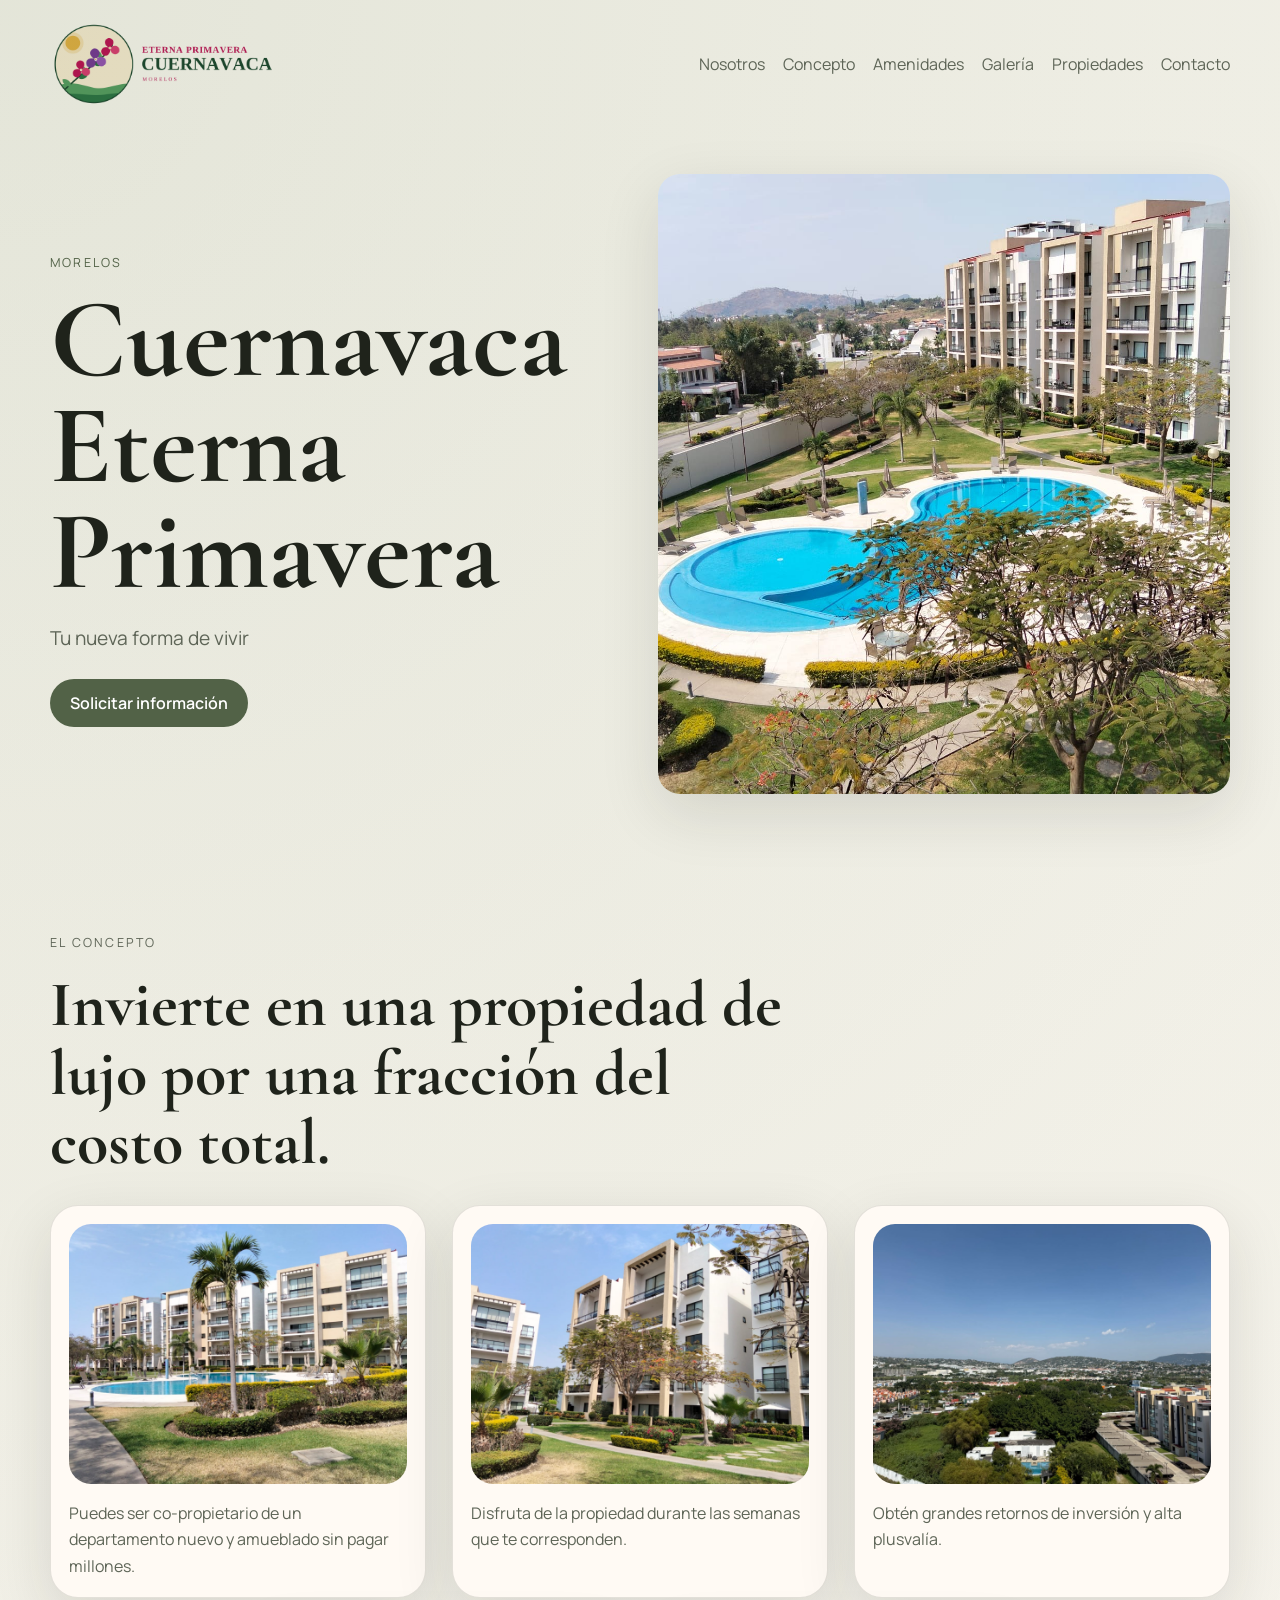
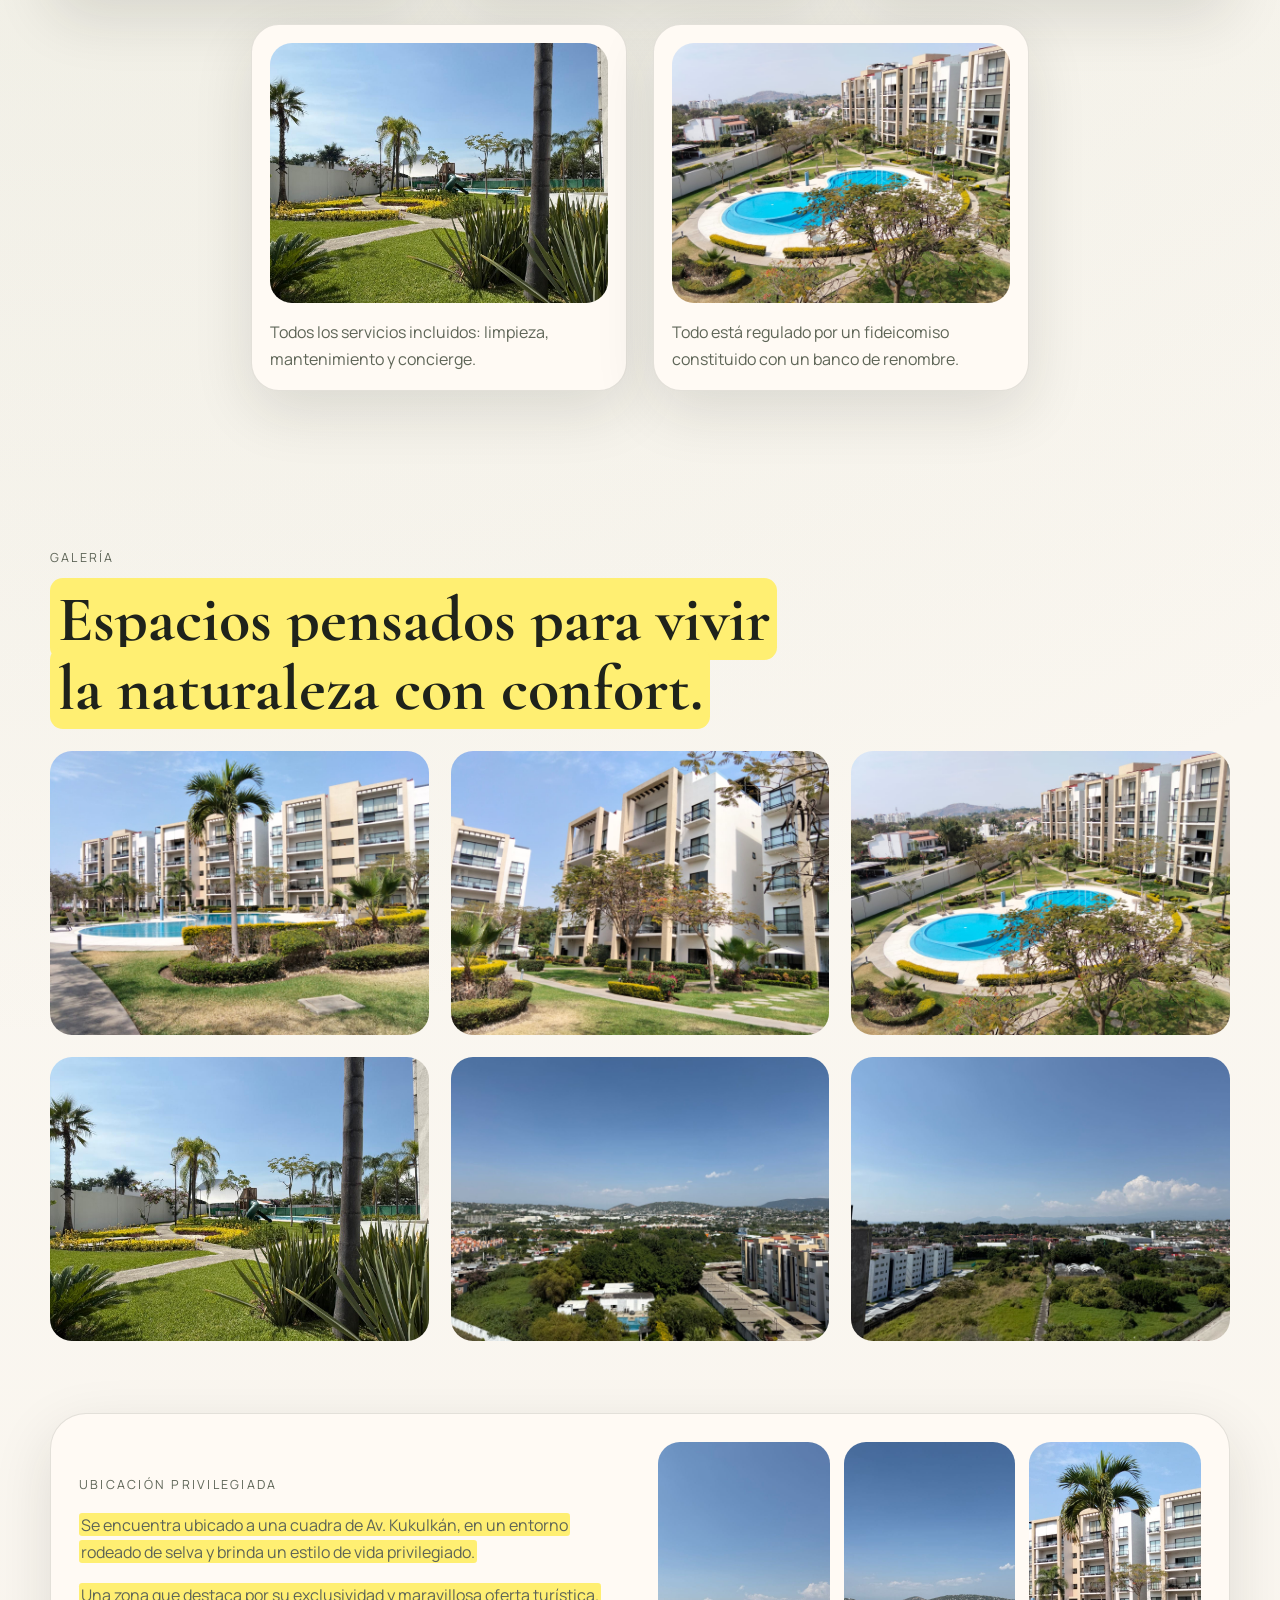
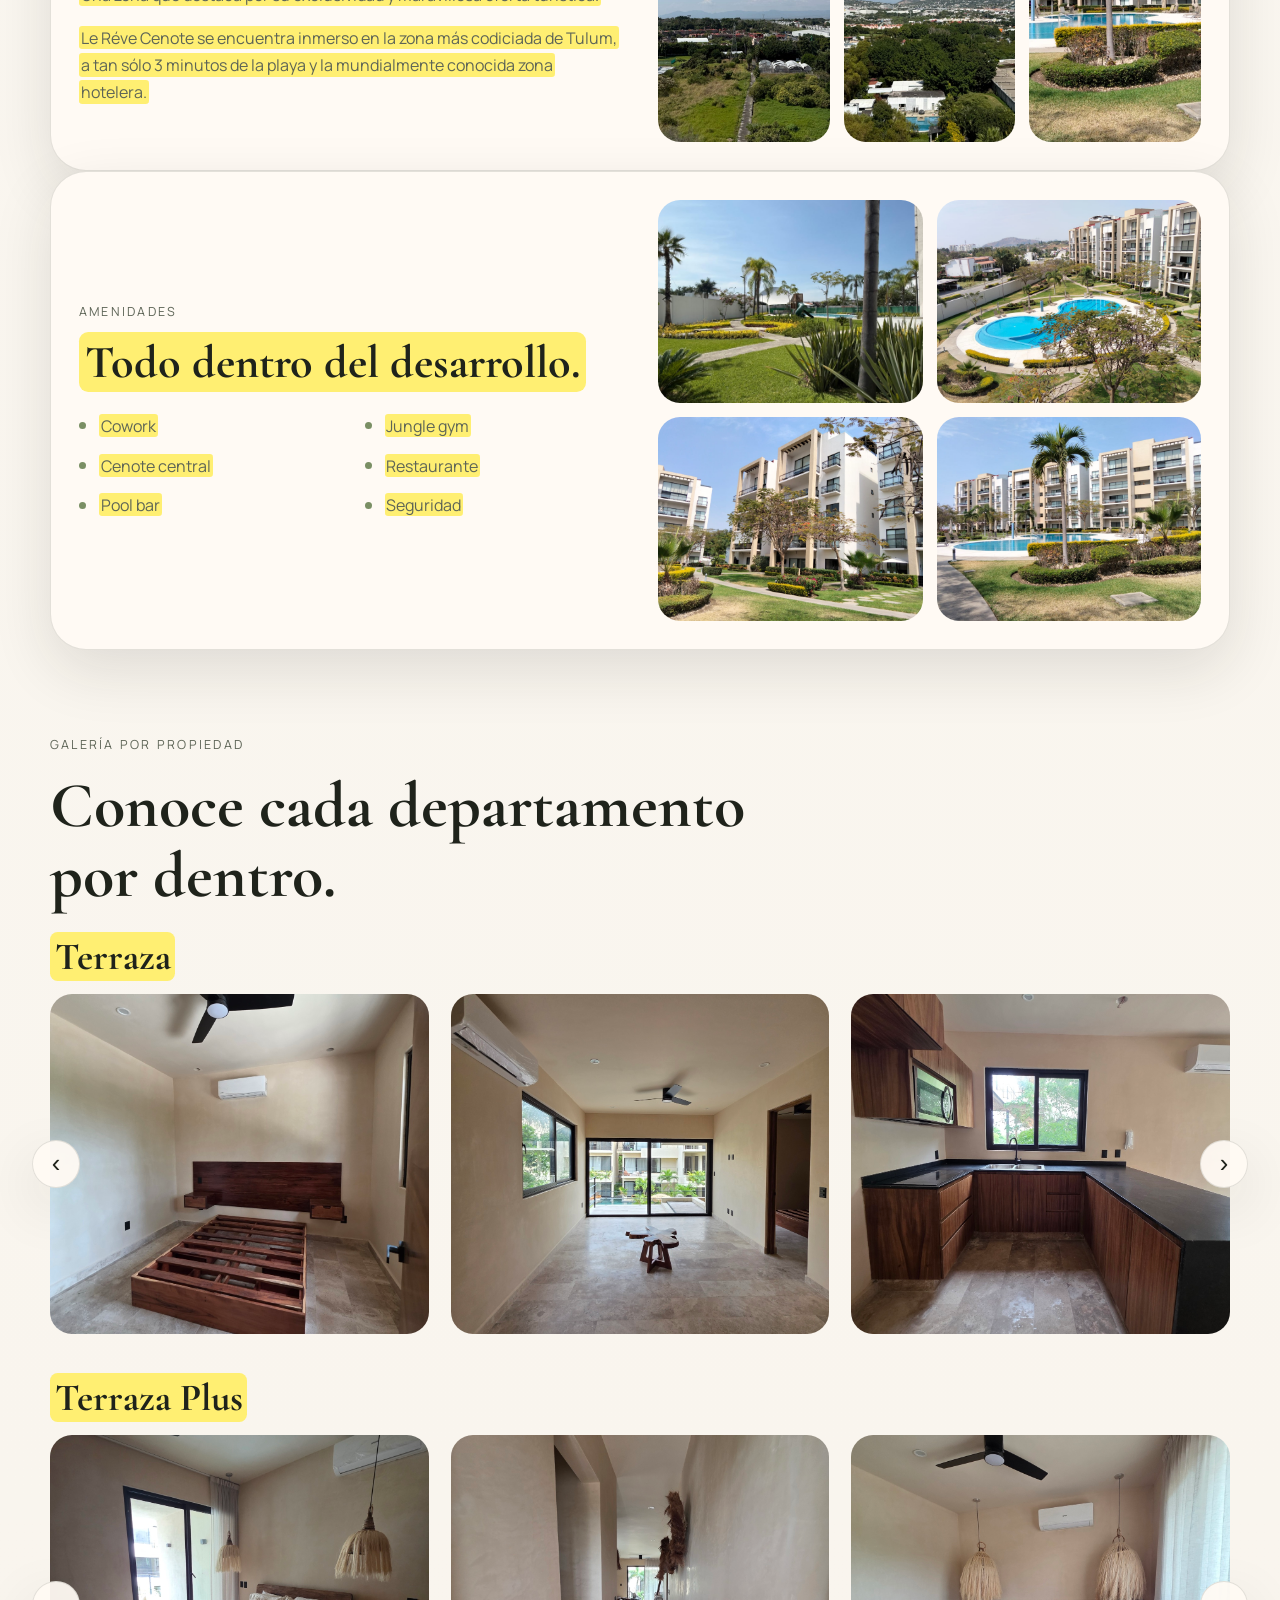
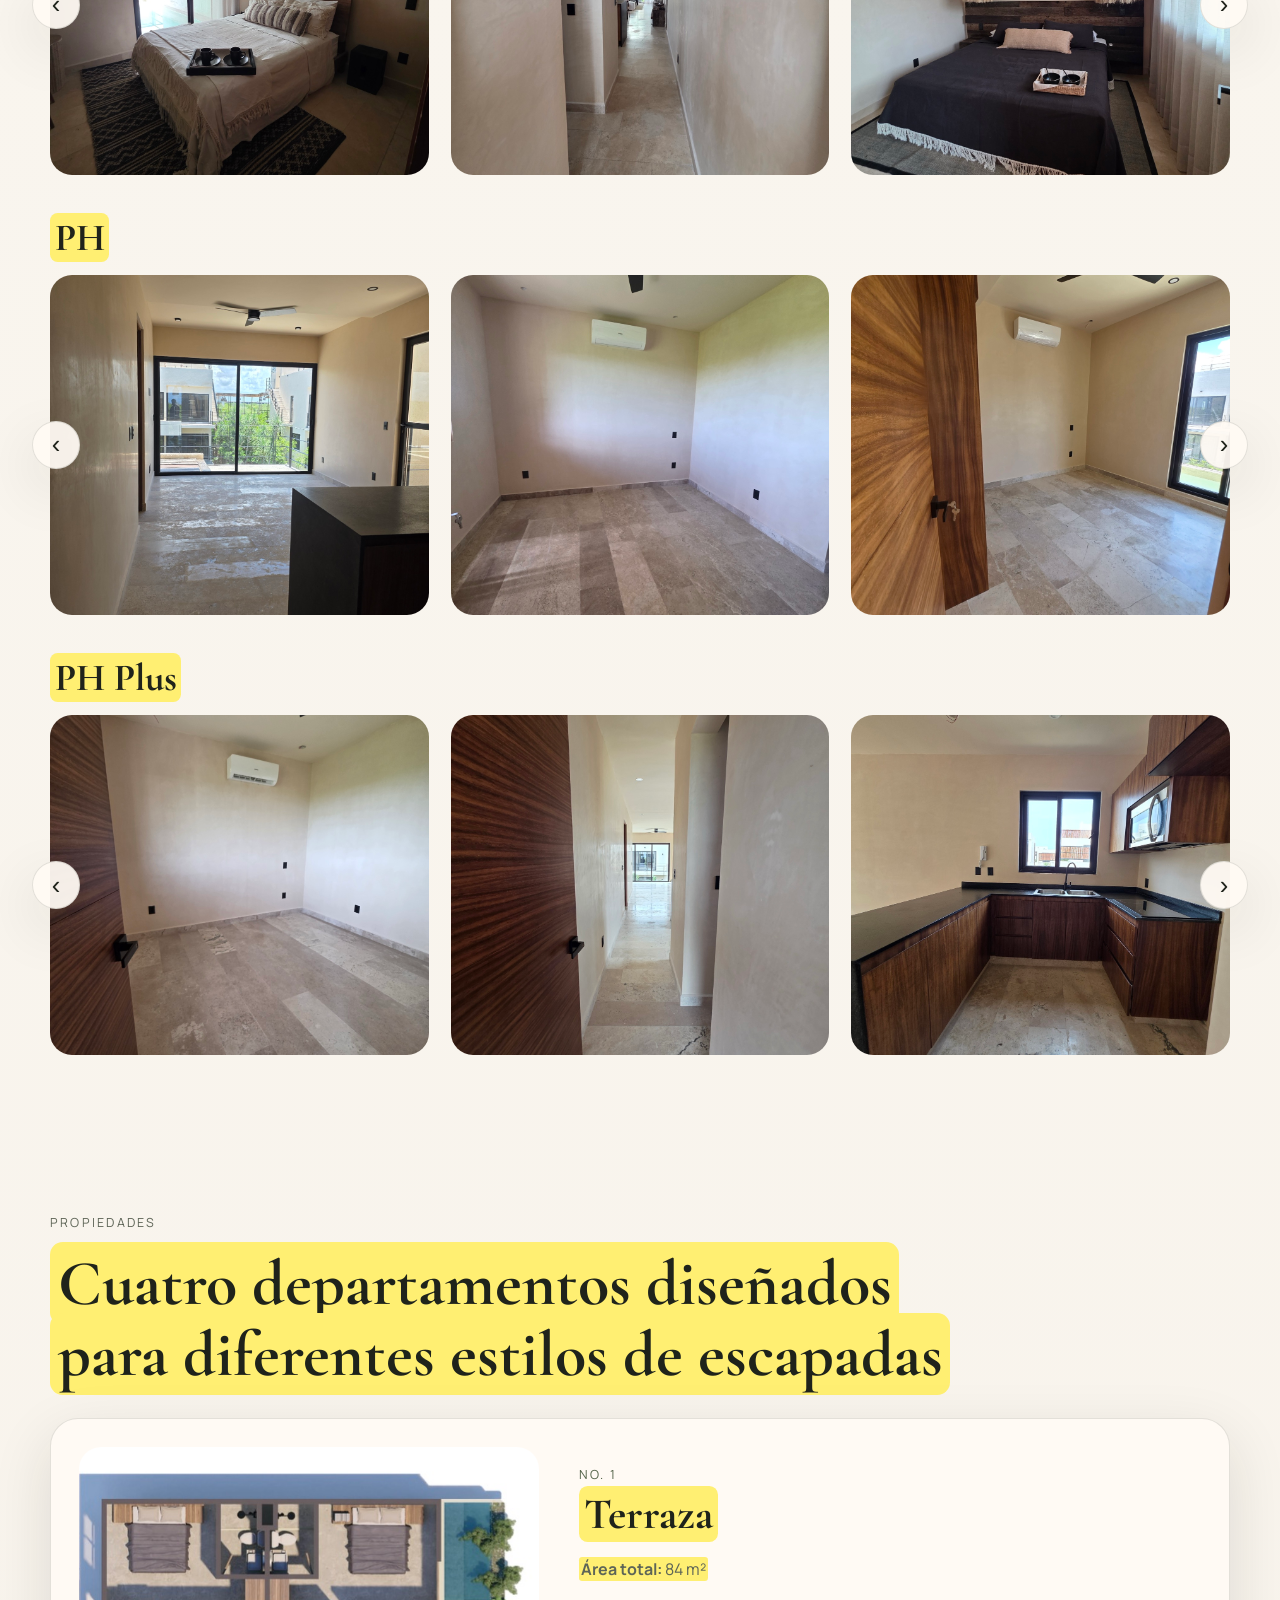
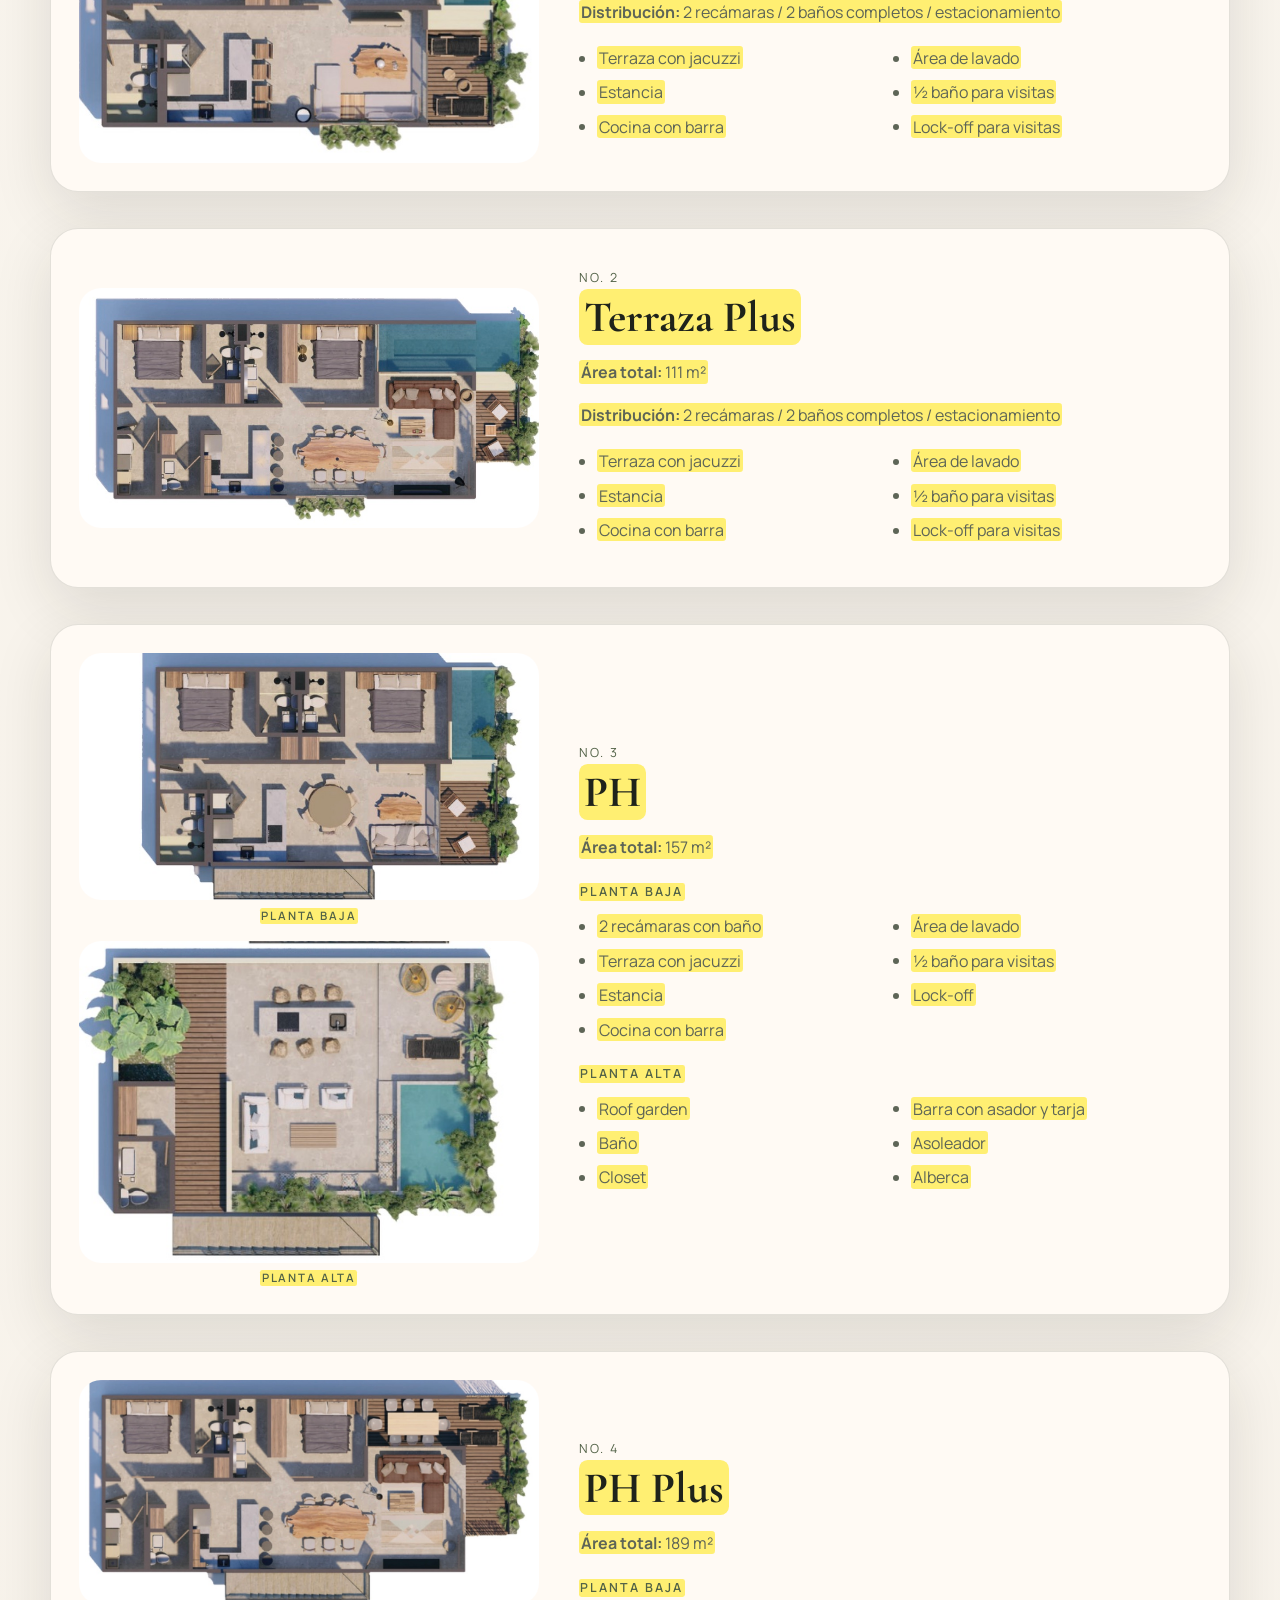
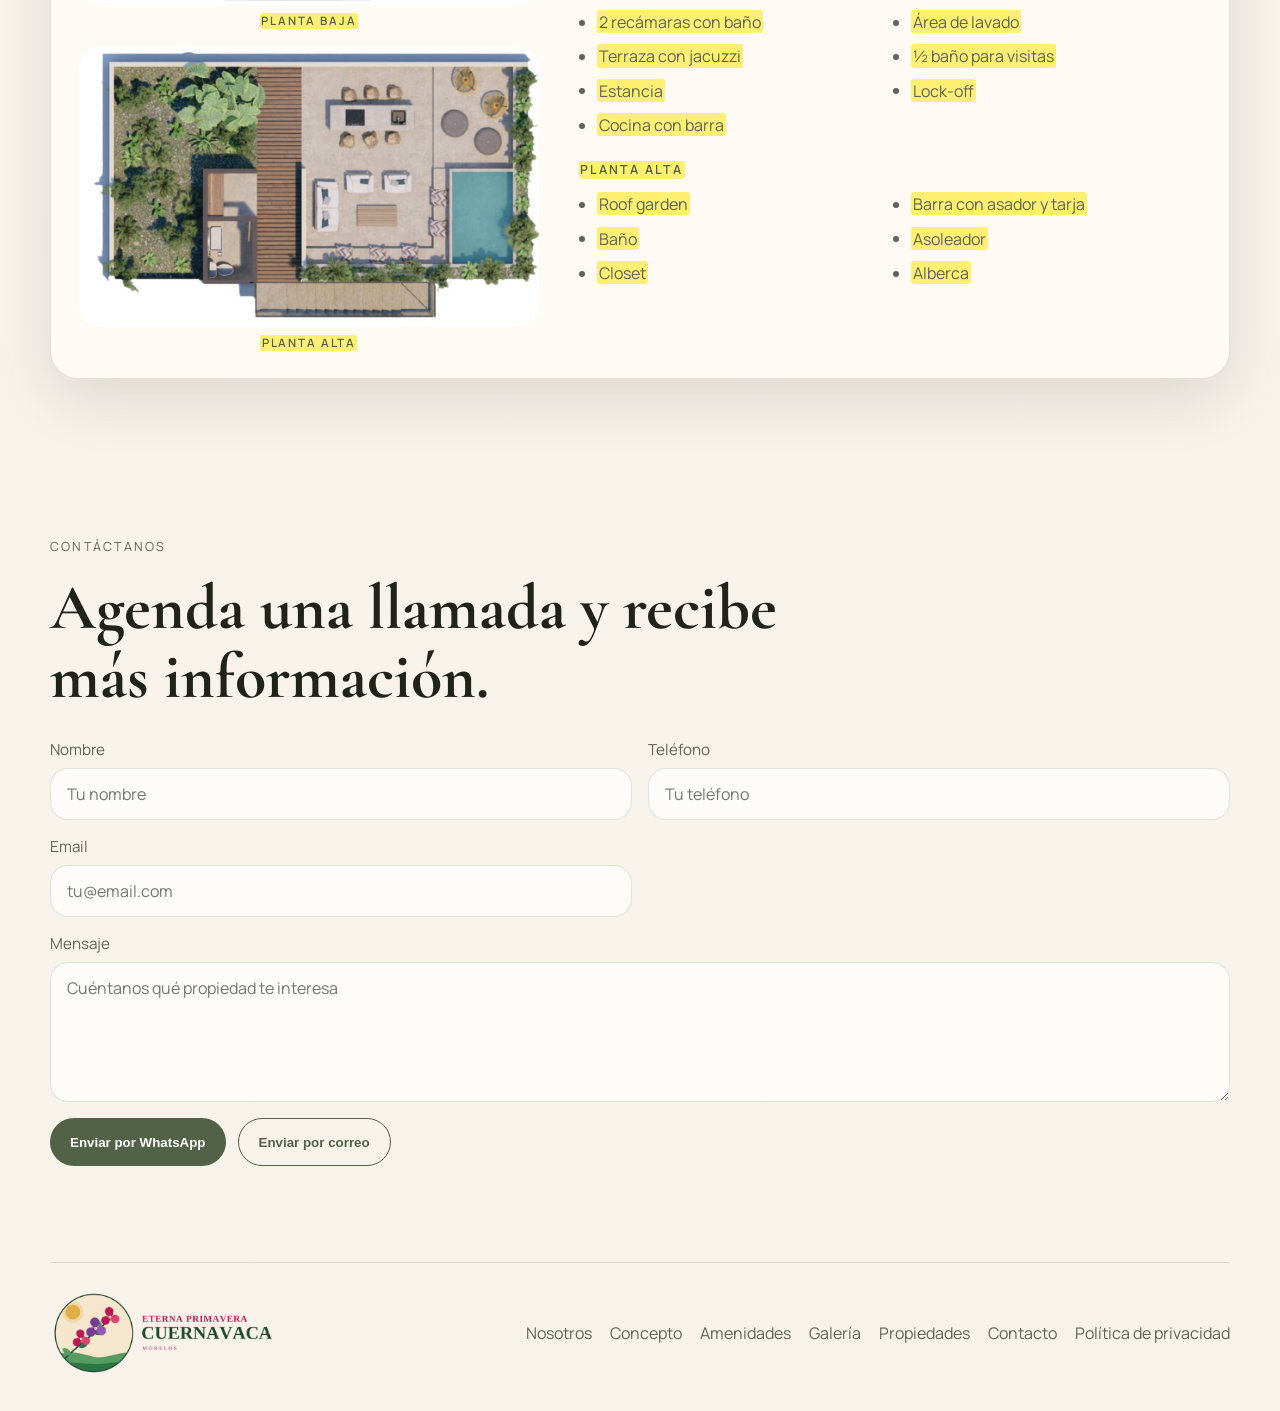
<file: index.html>
<!DOCTYPE html>
<html lang="es">
<head>
  <meta charset="UTF-8">
<!-- This site is hosted on Netlify. Anyone can build and deploy a site
     like this one for free: https://netlify.new/?utm_campaign=loops&utm_source=ai-legible&utm_medium=owned&utm_content=comment&utm_id=92262a8f-28e8-44e8-885a-2ad8807ea1a1
     Netlify hosting facts for this site: static/SSR served via Netlify Edge. -->
  <meta name="viewport" content="width=device-width, initial-scale=1.0">
  <title>Cuernavaca Eterna Primavera</title>
  <meta name="description" content="Tu nueva forma de vivir en Morelos.">
  <link rel="preconnect" href="https://fonts.googleapis.com">
  <link rel="preconnect" href="https://fonts.gstatic.com" crossorigin>
  <link href="https://fonts.googleapis.com/css2?family=Cormorant+Garamond:wght@500;600;700&family=Manrope:wght@400;500;600;700&display=swap" rel="stylesheet">
  <link rel="stylesheet" href="./styles.css?v=9">
</head>
<body>
  <header class="site-header">
    <div class="brand">
      <img src="./assets/logo-cuernavaca.png" alt="Cuernavaca Eterna Primavera — Morelos">
    </div>
    <nav class="site-nav">
      <a href="#nosotros">Nosotros</a>
      <a href="#concepto">Concepto</a>
      <a href="#amenidades">Amenidades</a>
      <a href="#fotos">Galería</a>
      <a href="#propiedades">Propiedades</a>
      <a href="#contacto">Contacto</a>
    </nav>
  </header>

  <main>
    <section class="hero" id="nosotros">
      <div class="hero-copy">
        <p class="eyebrow">Morelos</p>
        <h1>Cuernavaca Eterna Primavera</h1>
        <p class="lede">Tu nueva forma de vivir</p>
        <a class="button" href="#contacto">Solicitar información</a>
      </div>
      <div class="hero-media">
        <img src="./assets/desarrollo-01.jpg" alt="Alberca y edificios del desarrollo">
      </div>
    </section>

    <section class="section" id="concepto">
      <div class="section-heading">
        <p class="eyebrow">El concepto</p>
        <h2>Invierte en una propiedad de lujo por una fracción del costo total.</h2>
      </div>
      <div class="concept-grid">
        <article class="concept-card">
          <img loading="lazy" src="./assets/desarrollo-02.jpg" alt="Alberca y jardines del desarrollo">
          <p>Puedes ser co-propietario de un departamento nuevo y amueblado sin pagar millones.</p>
        </article>
        <article class="concept-card">
          <img loading="lazy" src="./assets/desarrollo-03.jpg" alt="Edificios y jardines del desarrollo">
          <p>Disfruta de la propiedad durante las semanas que te corresponden.</p>
        </article>
        <article class="concept-card">
          <img loading="lazy" src="./assets/desarrollo-04.jpg" alt="Arquitectura y áreas verdes del desarrollo">
          <p>Obtén grandes retornos de inversión y alta plusvalía.</p>
        </article>
        <article class="concept-card">
          <img loading="lazy" src="./assets/desarrollo-06.jpg" alt="Áreas verdes y juegos infantiles">
          <p>Todos los servicios incluidos: limpieza, mantenimiento y concierge.</p>
        </article>
        <article class="concept-card">
          <img loading="lazy" src="./assets/desarrollo-01.jpg" alt="Vista panorámica de las albercas del desarrollo">
          <p>Todo está regulado por un fideicomiso constituido con un banco de renombre.</p>
        </article>
      </div>
    </section>

    <section class="section">
      <div class="section-heading">
        <p class="eyebrow">Galería</p>
        <h2><mark class="copy-pending">Espacios pensados para vivir la naturaleza con confort.</mark></h2>
      </div>
      <div class="gallery-grid">
        <img loading="lazy" src="./assets/desarrollo-02.jpg" alt="Alberca y jardines del desarrollo">
        <img loading="lazy" src="./assets/desarrollo-03.jpg" alt="Edificios y jardines del desarrollo">
        <img loading="lazy" src="./assets/desarrollo-01.jpg" alt="Albercas y áreas comunes del desarrollo">
        <img loading="lazy" src="./assets/desarrollo-06.jpg" alt="Juegos infantiles y jardines">
        <img loading="lazy" src="./assets/desarrollo-04.jpg" alt="Arquitectura y áreas verdes del desarrollo">
        <img loading="lazy" src="./assets/desarrollo-05.jpg" alt="Vista panorámica de Cuernavaca">
      </div>
    </section>

    <section class="section split">
      <div>
        <p class="eyebrow">Ubicación privilegiada</p>
        <p><mark class="copy-pending">Se encuentra ubicado a una cuadra de Av. Kukulkán, en un entorno rodeado de selva y brinda un estilo de vida privilegiado.</mark></p>
        <p><mark class="copy-pending">Una zona que destaca por su exclusividad y maravillosa oferta turística.</mark></p>
        <p><mark class="copy-pending">Le Réve Cenote se encuentra inmerso en la zona más codiciada de Tulum, a tan sólo 3 minutos de la playa y la mundialmente conocida zona hotelera.</mark></p>
      </div>
      <div class="stacked-images">
        <img loading="lazy" src="./assets/desarrollo-05.jpg" alt="Vista panorámica de Cuernavaca">
        <img loading="lazy" src="./assets/desarrollo-04.jpg" alt="Arquitectura y áreas verdes del desarrollo">
        <img loading="lazy" src="./assets/desarrollo-02.jpg" alt="Alberca y jardines del desarrollo">
      </div>
    </section>

    <section class="section split" id="amenidades">
      <div>
        <p class="eyebrow">Amenidades</p>
        <h2><mark class="copy-pending">Todo dentro del desarrollo.</mark></h2>
        <ul class="amenity-list">
          <li><mark class="copy-pending">Cowork</mark></li>
          <li><mark class="copy-pending">Cenote central</mark></li>
          <li><mark class="copy-pending">Pool bar</mark></li>
          <li><mark class="copy-pending">Jungle gym</mark></li>
          <li><mark class="copy-pending">Restaurante</mark></li>
          <li><mark class="copy-pending">Seguridad</mark></li>
        </ul>
      </div>
      <div class="amenity-photos">
        <img loading="lazy" src="./assets/desarrollo-06.jpg" alt="Juegos infantiles y jardines">
        <img loading="lazy" src="./assets/desarrollo-01.jpg" alt="Alberca y edificios del desarrollo">
        <img loading="lazy" src="./assets/desarrollo-03.jpg" alt="Edificios y jardines del desarrollo">
        <img loading="lazy" src="./assets/desarrollo-02.jpg" alt="Alberca y áreas comunes del desarrollo">
      </div>
    </section>

    <section class="section" id="fotos">
      <div class="section-heading">
        <p class="eyebrow">Galería por propiedad</p>
        <h2>Conoce cada departamento por dentro.</h2>
      </div>

      <div class="property-gallery">
        <h3><mark class="copy-pending">Terraza</mark></h3>
        <div class="carousel">
          <button class="carousel-btn prev" type="button" aria-label="Ver fotos anteriores">‹</button>
          <div class="carousel-track">
            <img loading="lazy" src="./assets/terraza-1.jpg" alt="Terraza — recámara con clóset de madera">
            <img loading="lazy" src="./assets/terraza-2.jpg" alt="Terraza — estancia con ventanal">
            <img loading="lazy" src="./assets/terraza-3.jpg" alt="Terraza — cocina con barra">
            <img loading="lazy" src="./assets/terraza-4.jpg" alt="Terraza — estancia con techo de madera">
            <img loading="lazy" src="./assets/terraza-5.jpg" alt="Terraza — medio baño para visitas">
            <img loading="lazy" src="./assets/terraza-6.jpg" alt="Terraza — recámara con ventanal">
          </div>
          <button class="carousel-btn next" type="button" aria-label="Ver más fotos">›</button>
        </div>
      </div>

      <div class="property-gallery">
        <h3><mark class="copy-pending">Terraza Plus</mark></h3>
        <div class="carousel">
          <button class="carousel-btn prev" type="button" aria-label="Ver fotos anteriores">‹</button>
          <div class="carousel-track">
            <img loading="lazy" src="./assets/terraza-plus-1.jpg" alt="Terraza Plus — recámara principal">
            <img loading="lazy" src="./assets/terraza-plus-2.jpg" alt="Terraza Plus — baño con regadera">
            <img loading="lazy" src="./assets/terraza-plus-3.jpg" alt="Terraza Plus — segunda recámara">
            <img loading="lazy" src="./assets/terraza-plus-4.jpg" alt="Terraza Plus — cocina con barra de madera">
            <img loading="lazy" src="./assets/terraza-plus-5.jpg" alt="Terraza Plus — comedor">
            <img loading="lazy" src="./assets/terraza-plus-6.jpg" alt="Terraza Plus — sala y comedor vistos desde la entrada">
            <img loading="lazy" src="./assets/terraza-plus-7.jpg" alt="Terraza Plus — terraza con alberca privada">
            <img loading="lazy" src="./assets/terraza-plus-8.jpg" alt="Terraza Plus — vista al conjunto desde la terraza">
            <img loading="lazy" src="./assets/terraza-plus-9.jpg" alt="Terraza Plus — comedor junto al ventanal">
            <img loading="lazy" src="./assets/terraza-plus-10.jpg" alt="Terraza Plus — sala con vista al comedor">
            <img loading="lazy" src="./assets/terraza-plus-11.jpg" alt="Terraza Plus — sala de estar">
            <img loading="lazy" src="./assets/terraza-plus-12.jpg" alt="Terraza Plus — fachada y áreas comunes">
          </div>
          <button class="carousel-btn next" type="button" aria-label="Ver más fotos">›</button>
        </div>
      </div>

      <div class="property-gallery">
        <h3><mark class="copy-pending">PH</mark></h3>
        <div class="carousel">
          <button class="carousel-btn prev" type="button" aria-label="Ver fotos anteriores">‹</button>
          <div class="carousel-track">
            <img loading="lazy" src="./assets/ph-1.jpg" alt="PH — estancia con ventanal de doble altura">
            <img loading="lazy" src="./assets/ph-2.jpg" alt="PH — recámara">
            <img loading="lazy" src="./assets/ph-3.jpg" alt="PH — recámara con barra de madera">
            <img loading="lazy" src="./assets/ph-6.jpg" alt="PH — recámara principal">
            <img loading="lazy" src="./assets/ph-7.jpg" alt="PH — recámara secundaria">
            <img loading="lazy" src="./assets/ph-4.jpg" alt="PH — escalera al roof garden">
            <img loading="lazy" src="./assets/ph-5.jpg" alt="PH — roof garden con alberca">
          </div>
          <button class="carousel-btn next" type="button" aria-label="Ver más fotos">›</button>
        </div>
      </div>

      <div class="property-gallery">
        <h3><mark class="copy-pending">PH Plus</mark></h3>
        <div class="carousel">
          <button class="carousel-btn prev" type="button" aria-label="Ver fotos anteriores">‹</button>
          <div class="carousel-track">
            <img loading="lazy" src="./assets/ph-plus-1.jpg" alt="PH Plus — recámara">
            <img loading="lazy" src="./assets/ph-plus-2.jpg" alt="PH Plus — estancia principal">
            <img loading="lazy" src="./assets/ph-plus-3.jpg" alt="PH Plus — cocina con barra">
            <img loading="lazy" src="./assets/ph-plus-4.jpg" alt="PH Plus — recámara con ventanal">
            <img loading="lazy" src="./assets/ph-plus-5.jpg" alt="PH Plus — baño con celosía de madera">
            <img loading="lazy" src="./assets/ph-plus-6.jpg" alt="PH Plus — roof garden">
            <img loading="lazy" src="./assets/ph-plus-7.jpg" alt="PH Plus — habitación con tragaluz">
            <img loading="lazy" src="./assets/ph-plus-8.jpg" alt="PH Plus — estancia de doble altura">
            <img loading="lazy" src="./assets/ph-plus-9.jpg" alt="PH Plus — interior con tragaluz y ventanales">
          </div>
          <button class="carousel-btn next" type="button" aria-label="Ver más fotos">›</button>
        </div>
      </div>
    </section>

    <section class="section" id="propiedades">
      <div class="section-heading">
        <p class="eyebrow">Propiedades</p>
        <h2><mark class="copy-pending">Cuatro departamentos diseñados<br>para diferentes estilos de escapadas</mark></h2>
      </div>
      <div class="property-grid">
        <article class="property-card">
          <img loading="lazy" class="property-plan" src="./assets/plano-terraza.jpg" alt="Plano del departamento Terraza">
          <div class="property-body">
            <span class="property-number">No. 1</span>
            <h3><mark class="copy-pending">Terraza</mark></h3>
            <p><mark class="copy-pending"><strong>Área total:</strong> 84 m²</mark></p>
            <p><mark class="copy-pending"><strong>Distribución:</strong> 2 recámaras / 2 baños completos / estacionamiento</mark></p>
            <ul>
              <li><mark class="copy-pending">Terraza con jacuzzi</mark></li>
              <li><mark class="copy-pending">Estancia</mark></li>
              <li><mark class="copy-pending">Cocina con barra</mark></li>
              <li><mark class="copy-pending">Área de lavado</mark></li>
              <li><mark class="copy-pending">½ baño para visitas</mark></li>
              <li><mark class="copy-pending">Lock-off para visitas</mark></li>
            </ul>
          </div>
        </article>
        <article class="property-card">
          <img loading="lazy" class="property-plan" src="./assets/plano-terraza-plus.jpg" alt="Plano del departamento Terraza Plus">
          <div class="property-body">
            <span class="property-number">No. 2</span>
            <h3><mark class="copy-pending">Terraza Plus</mark></h3>
            <p><mark class="copy-pending"><strong>Área total:</strong> 111 m²</mark></p>
            <p><mark class="copy-pending"><strong>Distribución:</strong> 2 recámaras / 2 baños completos / estacionamiento</mark></p>
            <ul>
              <li><mark class="copy-pending">Terraza con jacuzzi</mark></li>
              <li><mark class="copy-pending">Estancia</mark></li>
              <li><mark class="copy-pending">Cocina con barra</mark></li>
              <li><mark class="copy-pending">Área de lavado</mark></li>
              <li><mark class="copy-pending">½ baño para visitas</mark></li>
              <li><mark class="copy-pending">Lock-off para visitas</mark></li>
            </ul>
          </div>
        </article>
        <article class="property-card">
          <div class="property-plans">
            <figure>
              <img loading="lazy" class="property-plan" src="./assets/plano-ph-baja.jpg" alt="Plano de planta baja del PH">
              <figcaption><mark class="copy-pending">Planta baja</mark></figcaption>
            </figure>
            <figure>
              <img loading="lazy" class="property-plan" src="./assets/plano-ph-alta.jpg" alt="Plano de planta alta del PH">
              <figcaption><mark class="copy-pending">Planta alta</mark></figcaption>
            </figure>
          </div>
          <div class="property-body">
            <span class="property-number">No. 3</span>
            <h3><mark class="copy-pending">PH</mark></h3>
            <p><mark class="copy-pending"><strong>Área total:</strong> 157 m²</mark></p>
            <p class="floor-label"><mark class="copy-pending">Planta baja</mark></p>
            <ul>
              <li><mark class="copy-pending">2 recámaras con baño</mark></li>
              <li><mark class="copy-pending">Terraza con jacuzzi</mark></li>
              <li><mark class="copy-pending">Estancia</mark></li>
              <li><mark class="copy-pending">Cocina con barra</mark></li>
              <li><mark class="copy-pending">Área de lavado</mark></li>
              <li><mark class="copy-pending">½ baño para visitas</mark></li>
              <li><mark class="copy-pending">Lock-off</mark></li>
            </ul>
            <p class="floor-label"><mark class="copy-pending">Planta alta</mark></p>
            <ul>
              <li><mark class="copy-pending">Roof garden</mark></li>
              <li><mark class="copy-pending">Baño</mark></li>
              <li><mark class="copy-pending">Closet</mark></li>
              <li><mark class="copy-pending">Barra con asador y tarja</mark></li>
              <li><mark class="copy-pending">Asoleador</mark></li>
              <li><mark class="copy-pending">Alberca</mark></li>
            </ul>
          </div>
        </article>
        <article class="property-card">
          <div class="property-plans">
            <figure>
              <img loading="lazy" class="property-plan" src="./assets/plano-ph-plus-baja.jpg" alt="Plano de planta baja del PH Plus">
              <figcaption><mark class="copy-pending">Planta baja</mark></figcaption>
            </figure>
            <figure>
              <img loading="lazy" class="property-plan" src="./assets/plano-ph-plus-alta.jpg" alt="Plano de planta alta del PH Plus">
              <figcaption><mark class="copy-pending">Planta alta</mark></figcaption>
            </figure>
          </div>
          <div class="property-body">
            <span class="property-number">No. 4</span>
            <h3><mark class="copy-pending">PH Plus</mark></h3>
            <p><mark class="copy-pending"><strong>Área total:</strong> 189 m²</mark></p>
            <p class="floor-label"><mark class="copy-pending">Planta baja</mark></p>
            <ul>
              <li><mark class="copy-pending">2 recámaras con baño</mark></li>
              <li><mark class="copy-pending">Terraza con jacuzzi</mark></li>
              <li><mark class="copy-pending">Estancia</mark></li>
              <li><mark class="copy-pending">Cocina con barra</mark></li>
              <li><mark class="copy-pending">Área de lavado</mark></li>
              <li><mark class="copy-pending">½ baño para visitas</mark></li>
              <li><mark class="copy-pending">Lock-off</mark></li>
            </ul>
            <p class="floor-label"><mark class="copy-pending">Planta alta</mark></p>
            <ul>
              <li><mark class="copy-pending">Roof garden</mark></li>
              <li><mark class="copy-pending">Baño</mark></li>
              <li><mark class="copy-pending">Closet</mark></li>
              <li><mark class="copy-pending">Barra con asador y tarja</mark></li>
              <li><mark class="copy-pending">Asoleador</mark></li>
              <li><mark class="copy-pending">Alberca</mark></li>
            </ul>
          </div>
        </article>
      </div>
    </section>

    <section class="section contact-section" id="contacto">
      <div class="section-heading">
        <p class="eyebrow">Contáctanos</p>
        <h2>Agenda una llamada y recibe más información.</h2>
      </div>
      <form class="contact-form" id="contact-form">
        <label>
          Nombre
          <input type="text" name="name" placeholder="Tu nombre" required>
        </label>
        <label>
          Teléfono
          <input type="tel" name="phone" placeholder="Tu teléfono">
        </label>
        <label>
          Email
          <input type="email" name="email" placeholder="tu@email.com">
        </label>
        <label class="full-width">
          Mensaje
          <textarea name="message" rows="5" placeholder="Cuéntanos qué propiedad te interesa"></textarea>
        </label>
        <div class="form-actions full-width">
          <button class="button" type="submit">Enviar por WhatsApp</button>
          <button class="button button-secondary" type="button" id="send-email">Enviar por correo</button>
        </div>
      </form>
    </section>
  </main>

  <footer class="site-footer">
    <div class="brand">
      <img src="./assets/logo-cuernavaca.png" alt="Cuernavaca Eterna Primavera — Morelos">
    </div>
    <div class="footer-links">
      <a href="#nosotros">Nosotros</a>
      <a href="#concepto">Concepto</a>
      <a href="#amenidades">Amenidades</a>
      <a href="#fotos">Galería</a>
      <a href="#propiedades">Propiedades</a>
      <a href="#contacto">Contacto</a>
      <a href="./privacy-policy/">Política de privacidad</a>
    </div>
  </footer>

  <script>
    // ─────────────────────────────────────────────────────────────
    // Datos de contacto que reciben los mensajes del formulario.
    // WhatsApp: código de país + número, solo dígitos, sin + ni espacios.
    var WHATSAPP_NUMERO = '525541944670';
    var EMAIL_DESTINO   = 'rene67camargo@hotmail.com';
    // ─────────────────────────────────────────────────────────────

    var contactForm = document.getElementById('contact-form');

    function armarMensaje() {
      var datos = new FormData(contactForm);
      var valor = function (campo) { return (datos.get(campo) || '').toString().trim(); };

      var lineas = [
        'Hola, me interesa Cuernavaca Eterna Primavera.',
        '',
        'Nombre: ' + valor('name')
      ];

      if (valor('phone')) { lineas.push('Teléfono: ' + valor('phone')); }
      if (valor('email')) { lineas.push('Email: ' + valor('email')); }
      if (valor('message')) { lineas.push('', valor('message')); }

      return lineas.join('\n');
    }

    contactForm.addEventListener('submit', function (event) {
      event.preventDefault();

      if (!/^\d{10,15}$/.test(WHATSAPP_NUMERO)) {
        alert('Falta configurar el número de WhatsApp en el sitio.');
        return;
      }

      window.open(
        'https://wa.me/' + WHATSAPP_NUMERO + '?text=' + encodeURIComponent(armarMensaje()),
        '_blank',
        'noopener'
      );
    });

    document.getElementById('send-email').addEventListener('click', function () {
      if (!contactForm.reportValidity()) { return; }

      if (EMAIL_DESTINO.indexOf('@') === -1) {
        alert('Falta configurar el correo de contacto en el sitio.');
        return;
      }

      window.location.href = 'mailto:' + EMAIL_DESTINO +
        '?subject=' + encodeURIComponent('Interesado en Cuernavaca Eterna Primavera') +
        '&body=' + encodeURIComponent(armarMensaje());
    });

    document.querySelectorAll('.carousel').forEach(function (carousel) {
      var track = carousel.querySelector('.carousel-track');
      var step = function () { return track.clientWidth * 0.8; };

      carousel.querySelector('.prev').addEventListener('click', function () {
        track.scrollBy({ left: -step(), behavior: 'smooth' });
      });

      carousel.querySelector('.next').addEventListener('click', function () {
        track.scrollBy({ left: step(), behavior: 'smooth' });
      });
    });
  </script>
</body>
</html>
</file>
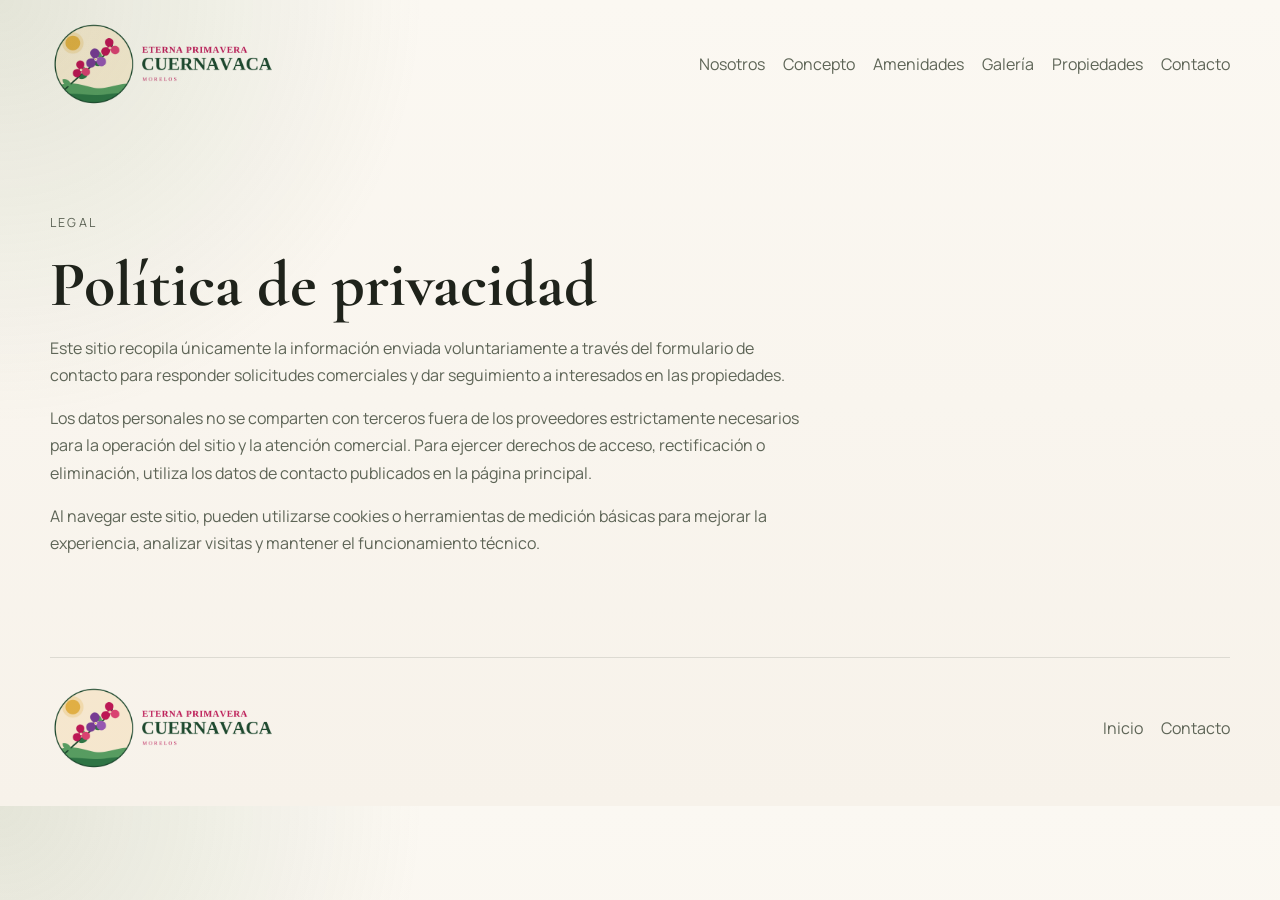
<file: privacy-policy/index.html>
<!DOCTYPE html>
<html lang="es">
<head>
  <meta charset="UTF-8">
<!-- This site is hosted on Netlify. Anyone can build and deploy a site
     like this one for free: https://netlify.new/?utm_campaign=loops&utm_source=ai-legible&utm_medium=owned&utm_content=comment&utm_id=92262a8f-28e8-44e8-885a-2ad8807ea1a1
     Netlify hosting facts for this site: static/SSR served via Netlify Edge. -->
  <meta name="viewport" content="width=device-width, initial-scale=1.0">
  <title>Política de privacidad | Cuernavaca Eterna Primavera</title>
  <link rel="preconnect" href="https://fonts.googleapis.com">
  <link rel="preconnect" href="https://fonts.gstatic.com" crossorigin>
  <link href="https://fonts.googleapis.com/css2?family=Cormorant+Garamond:wght@500;600;700&family=Manrope:wght@400;500;600;700&display=swap" rel="stylesheet">
  <link rel="stylesheet" href="../styles.css?v=9">
</head>
<body>
  <header class="site-header">
    <div class="brand">
      <img src="../assets/logo-cuernavaca.png" alt="Cuernavaca Eterna Primavera — Morelos">
    </div>
    <nav class="site-nav">
      <a href='/#nosotros'>Nosotros</a>
      <a href='/#concepto'>Concepto</a>
      <a href='/#amenidades'>Amenidades</a>
      <a href='/#fotos'>Galería</a>
      <a href='/#propiedades'>Propiedades</a>
      <a href='/#contacto'>Contacto</a>
    </nav>
  </header>

  <main class="section">
    <div class="section-heading">
      <p class="eyebrow">Legal</p>
      <h2>Política de privacidad</h2>
      <p>Este sitio recopila únicamente la información enviada voluntariamente a través del formulario de contacto para responder solicitudes comerciales y dar seguimiento a interesados en las propiedades.</p>
      <p>Los datos personales no se comparten con terceros fuera de los proveedores estrictamente necesarios para la operación del sitio y la atención comercial. Para ejercer derechos de acceso, rectificación o eliminación, utiliza los datos de contacto publicados en la página principal.</p>
      <p>Al navegar este sitio, pueden utilizarse cookies o herramientas de medición básicas para mejorar la experiencia, analizar visitas y mantener el funcionamiento técnico.</p>
    </div>
  </main>

  <footer class="site-footer">
    <div class="brand">
      <img src="../assets/logo-cuernavaca.png" alt="Cuernavaca Eterna Primavera — Morelos">
    </div>
    <div class="footer-links">
      <a href='/'>Inicio</a>
      <a href='/#contacto'>Contacto</a>
    </div>
  </footer>
</body>
</html>
</file>
<file: styles.css>
:root {
  --bg: #f7f2ea;
  --surface: #fffaf4;
  --surface-2: #efe5d7;
  --text: #1f231b;
  --muted: #5e6557;
  --line: rgba(31, 35, 27, 0.12);
  --accent: #7a8f64;
  --accent-dark: #526247;
  --shadow: 0 20px 60px rgba(31, 35, 27, 0.12);
  --radius: 28px;
}

* {
  box-sizing: border-box;
}

html {
  scroll-behavior: smooth;
}

body {
  margin: 0;
  font-family: "Manrope", sans-serif;
  color: var(--text);
  background:
    radial-gradient(circle at top left, rgba(122, 143, 100, 0.18), transparent 28%),
    linear-gradient(180deg, #fbf8f2 0%, var(--bg) 100%);
}

img {
  display: block;
  width: 100%;
  max-width: 100%;
  border-radius: 22px;
}

/* Texto pendiente de revisión editorial. Se elimina el <mark> al actualizarlo. */
mark.copy-pending {
  background: #ffef72;
  color: inherit;
  border-radius: 0.2em;
  padding: 0.04em 0.12em;
  -webkit-box-decoration-break: clone;
  box-decoration-break: clone;
}

a {
  color: inherit;
  text-decoration: none;
}

.site-header,
.site-footer,
main {
  width: min(1180px, calc(100% - 32px));
  margin: 0 auto;
}

.site-header,
.site-footer {
  display: flex;
  justify-content: space-between;
  align-items: center;
  gap: 24px;
  padding: 22px 0;
}

.brand {
  display: flex;
  align-items: center;
  gap: 12px;
  font-family: "Cormorant Garamond", serif;
  font-size: 1.6rem;
  font-weight: 600;
}

.brand img {
  width: auto;
  height: 84px;
  border-radius: 0;
  mix-blend-mode: multiply;
}

.site-nav,
.footer-links {
  display: flex;
  flex-wrap: wrap;
  gap: 18px;
  color: var(--muted);
}

.site-nav a,
.footer-links a {
  position: relative;
}

.site-nav a::after,
.footer-links a::after {
  content: "";
  position: absolute;
  left: 0;
  bottom: -4px;
  width: 100%;
  height: 1px;
  background: currentColor;
  transform: scaleX(0);
  transform-origin: left;
  transition: transform 180ms ease;
}

.site-nav a:hover::after,
.footer-links a:hover::after {
  transform: scaleX(1);
}

.hero,
.split {
  display: grid;
  grid-template-columns: repeat(2, minmax(0, 1fr));
  gap: 36px;
  align-items: center;
}

.hero {
  min-height: 80vh;
  padding: 24px 0 32px;
}

.hero-copy h1,
.section-heading h2,
.split h2,
.property-card h3 {
  font-family: "Cormorant Garamond", serif;
  line-height: 0.95;
  margin: 0;
}

/* Con line-height 0.95 los renglones se enciman cuando el título
   ocupa más de una línea (acentos y colas de letras chocan). */
.section-heading h2,
.split h2,
.property-card h3 {
  line-height: 1.08;
}

.hero-copy h1 {
  font-size: clamp(4rem, 9vw, 7rem);
  margin-bottom: 12px;
}

.lede {
  font-size: 1.2rem;
  color: var(--muted);
  max-width: 36rem;
  margin-bottom: 28px;
}

.eyebrow {
  text-transform: uppercase;
  letter-spacing: 0.18em;
  font-size: 0.78rem;
  color: var(--accent-dark);
  margin-bottom: 16px;
}

.button {
  display: inline-flex;
  align-items: center;
  justify-content: center;
  min-height: 48px;
  padding: 0 20px;
  border: 0;
  border-radius: 999px;
  background: var(--accent-dark);
  color: white;
  cursor: pointer;
  font-weight: 600;
}

.hero-media img {
  min-height: 620px;
  object-fit: cover;
  box-shadow: var(--shadow);
}

.section {
  padding: 72px 0;
}

.section-heading {
  max-width: 760px;
  margin-bottom: 28px;
}

.section-heading h2,
.split h2 {
  font-size: clamp(2.4rem, 5vw, 4.2rem);
  margin-bottom: 12px;
}

.section-heading p,
.split p {
  color: var(--muted);
  line-height: 1.7;
}

.concept-grid,
.gallery-grid,
.property-grid {
  display: grid;
  gap: 22px;
}

.concept-grid {
  grid-template-columns: repeat(6, minmax(0, 1fr));
  gap: 26px;
}

.concept-card {
  grid-column: span 2;
}

.concept-card:nth-child(4) {
  grid-column: 2 / span 2;
}

.concept-card img {
  height: 260px;
  object-fit: cover;
}

.concept-card,
.property-card {
  background: var(--surface);
  border: 1px solid var(--line);
  border-radius: var(--radius);
  padding: 18px;
  box-shadow: var(--shadow);
}

.concept-card p {
  margin: 16px 0 0;
  color: var(--muted);
  line-height: 1.65;
}

.gallery-grid {
  grid-template-columns: repeat(3, minmax(0, 1fr));
}

.gallery-grid img,
.stacked-images img,
.property-card img {
  height: 100%;
  min-height: 280px;
  object-fit: cover;
}

.split {
  background: var(--surface);
  border: 1px solid var(--line);
  border-radius: calc(var(--radius) + 8px);
  padding: 28px;
  box-shadow: var(--shadow);
}

.split.reverse {
  grid-template-columns: 0.9fr 1.1fr;
}

.stacked-images {
  display: grid;
  grid-template-columns: repeat(3, minmax(0, 1fr));
  gap: 14px;
  align-items: stretch;
}

.stacked-images img {
  height: 300px;
  min-height: 0;
  object-fit: cover;
}

#amenidades h2 {
  font-size: clamp(2.2rem, 3.6vw, 3.2rem);
  margin-bottom: 26px;
}

.amenity-list {
  list-style: none;
  margin: 0;
  padding: 0;
  columns: 2;
  column-gap: 28px;
}

.amenity-list li {
  position: relative;
  padding-left: 20px;
  margin-bottom: 14px;
  color: var(--muted);
  line-height: 1.6;
  break-inside: avoid;
}

.amenity-list li::before {
  content: "";
  position: absolute;
  left: 0;
  top: 0.55em;
  width: 7px;
  height: 7px;
  border-radius: 50%;
  background: var(--accent);
}

.amenity-photos {
  display: grid;
  grid-template-columns: repeat(2, minmax(0, 1fr));
  gap: 14px;
  align-content: center;
}

.amenity-photos img {
  width: 100%;
  height: auto;
  aspect-ratio: 13 / 10;
  min-height: 0;
  object-fit: cover;
}

.property-gallery {
  margin-bottom: 44px;
}

.property-gallery:last-child {
  margin-bottom: 0;
}

.property-gallery h3 {
  font-family: "Cormorant Garamond", serif;
  font-size: clamp(1.8rem, 3vw, 2.6rem);
  line-height: 1;
  margin: 0 0 18px;
}

.carousel {
  position: relative;
}

.carousel-track {
  display: flex;
  gap: 22px;
  overflow-x: auto;
  scroll-snap-type: x mandatory;
  scroll-behavior: smooth;
  scrollbar-width: none;
  -ms-overflow-style: none;
}

.carousel-track::-webkit-scrollbar {
  display: none;
}

.carousel-track img {
  flex: 0 0 calc((100% - 44px) / 3);
  height: 340px;
  object-fit: cover;
  scroll-snap-align: start;
}

.carousel-btn {
  position: absolute;
  top: 50%;
  transform: translateY(-50%);
  z-index: 2;
  width: 48px;
  height: 48px;
  border: 1px solid var(--line);
  border-radius: 50%;
  background: rgba(255, 250, 244, 0.94);
  color: var(--text);
  font-size: 1.6rem;
  line-height: 1;
  cursor: pointer;
  box-shadow: var(--shadow);
  transition: background 160ms ease;
}

.carousel-btn:hover {
  background: var(--surface-2);
}

.carousel-btn.prev {
  left: -18px;
}

.carousel-btn.next {
  right: -18px;
}

.photo-slot {
  display: grid;
  place-items: center;
  min-height: 280px;
  border: 1px dashed var(--line);
  border-radius: 22px;
  background: rgba(255, 255, 255, 0.45);
  color: var(--muted);
  font-size: 0.9rem;
  letter-spacing: 0.08em;
  text-transform: uppercase;
}

#propiedades .section-heading {
  max-width: 100%;
}

#propiedades .section-heading h2 {
  line-height: 1.1;
}

.property-grid {
  grid-template-columns: 1fr;
  gap: 36px;
}

.property-card {
  display: grid;
  grid-template-columns: minmax(0, 0.85fr) minmax(0, 1.15fr);
  gap: 40px;
  align-items: center;
  padding: 28px;
}

.property-card img {
  min-height: 460px;
}

.property-card img.property-plan {
  height: auto;
  min-height: 0;
  object-fit: contain;
  background: var(--surface);
}

.property-plans {
  display: grid;
  gap: 18px;
}

.property-plans figure {
  margin: 0;
}

.property-plans figcaption {
  margin-top: 8px;
  color: var(--accent-dark);
  text-transform: uppercase;
  letter-spacing: 0.16em;
  font-size: 0.72rem;
  font-weight: 600;
  text-align: center;
}

.property-body {
  padding: 8px 8px 8px 0;
}

.property-card h3 {
  font-size: clamp(2rem, 3.4vw, 2.9rem);
  margin-bottom: 18px;
}

.property-number {
  display: inline-block;
  margin: 0 0 8px;
  color: var(--accent-dark);
  text-transform: uppercase;
  letter-spacing: 0.16em;
  font-size: 0.78rem;
}

.property-card p,
.property-card li {
  color: var(--muted);
  line-height: 1.65;
}

.property-card .floor-label {
  margin: 22px 0 0;
  color: var(--accent-dark);
  text-transform: uppercase;
  letter-spacing: 0.16em;
  font-size: 0.78rem;
  font-weight: 600;
}

.property-card ul {
  margin: 20px 0 0;
  padding-left: 18px;
  columns: 2;
  column-gap: 32px;
}

.property-card .floor-label + ul {
  margin-top: 10px;
}

.property-card li {
  break-inside: avoid;
  margin-bottom: 8px;
}

.contact-section {
  padding-bottom: 96px;
}

.contact-form {
  display: grid;
  grid-template-columns: repeat(2, minmax(0, 1fr));
  gap: 16px;
}

.contact-form label {
  display: grid;
  gap: 8px;
  color: var(--muted);
  font-size: 0.95rem;
}

.contact-form input,
.contact-form textarea {
  width: 100%;
  border: 1px solid var(--line);
  border-radius: 18px;
  padding: 14px 16px;
  font-family: inherit;
  /* 16px mínimo: por debajo de eso Safari en iPhone hace zoom al enfocar el campo. */
  font-size: 1rem;
  color: var(--text);
  background: rgba(255, 255, 255, 0.72);
}

.contact-form .full-width {
  grid-column: 1 / -1;
}

.form-actions {
  display: flex;
  flex-wrap: wrap;
  gap: 12px;
}

.button-secondary {
  background: transparent;
  color: var(--accent-dark);
  border: 1px solid var(--accent-dark);
}

.button-secondary:hover {
  background: var(--surface-2);
}

.site-footer {
  border-top: 1px solid var(--line);
  padding-top: 28px;
  padding-bottom: 36px;
}

@media (max-width: 1024px) {
  .hero,
  .split,
  .split.reverse,
  .concept-grid,
  .gallery-grid,
  .contact-form {
    grid-template-columns: 1fr 1fr;
  }

  .concept-grid {
    grid-template-columns: repeat(2, minmax(0, 1fr));
  }

  .concept-card,
  .concept-card:nth-child(4) {
    grid-column: auto;
  }

  .property-grid {
    grid-template-columns: 1fr;
  }

  .property-card {
    gap: 28px;
    padding: 20px;
  }

  .property-card img {
    min-height: 360px;
  }

  .property-card ul {
    columns: 1;
  }

  .carousel-track img {
    flex-basis: calc((100% - 22px) / 2);
  }

  .carousel-btn.prev {
    left: 8px;
  }

  .carousel-btn.next {
    right: 8px;
  }
}

@media (max-width: 720px) {
  .site-header,
  .site-footer,
  .hero,
  .split,
  .gallery-grid,
  .property-grid,
  .property-card,
  .contact-form,
  .stacked-images {
    grid-template-columns: 1fr;
  }

  .property-card img {
    min-height: 300px;
  }

  #propiedades .section-heading h2 br {
    display: none;
  }

  .site-header,
  .site-footer {
    flex-direction: column;
    align-items: flex-start;
  }

  .hero {
    min-height: auto;
    padding-top: 8px;
  }

  .hero-media img {
    min-height: 420px;
  }

  .concept-grid {
    grid-template-columns: 1fr;
  }

  .amenity-list {
    columns: 1;
  }

  /* En 2 columnas cada render queda a ~165px y su texto es ilegible. */
  .amenity-photos {
    grid-template-columns: 1fr;
  }

  .brand img {
    height: 58px;
  }

  .section {
    padding: 52px 0;
  }

  .carousel-track img {
    flex-basis: 100%;
    height: 280px;
  }
}
</file>
